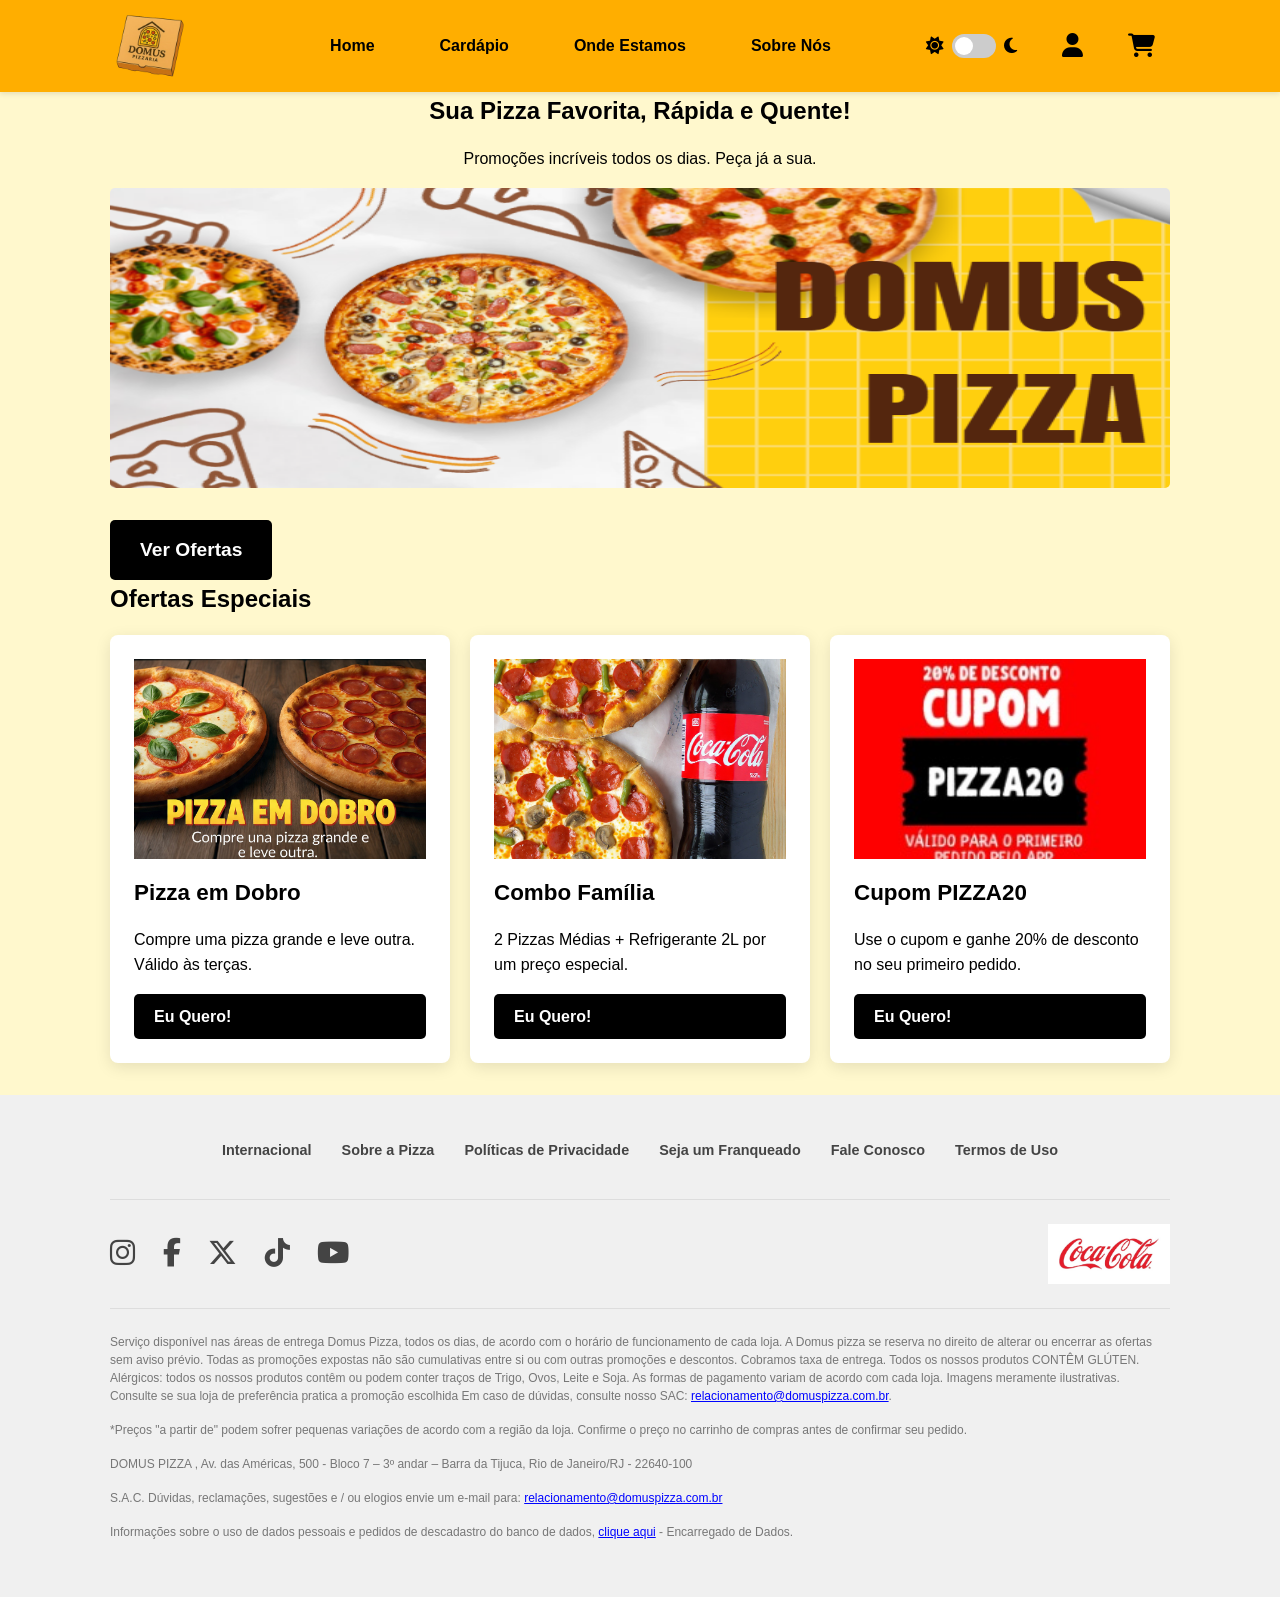
<file: index.html>
<!DOCTYPE html>
<html lang="pt-BR">
<head>
    <meta charset="UTF-8">
    <meta name="viewport" content="width=device-width, initial-scale=1.0">
    <title>Domus pizza - A Melhor Pizza da Cidade</title> 
    <link rel="stylesheet" href="https://cdnjs.cloudflare.com/ajax/libs/font-awesome/6.5.2/css/all.min.css">
    <link rel="stylesheet" href="css/style.css">
    <link rel="stylesheet" href="css/home.css">
    <link rel="stylesheet" href="css/animação.css">
      

</head>
<body>

    <header>
        <nav class="navbar">
           <div class="container">
    <a href="index.html" class="logo-link">
    <img src="img/logofechada.png" alt="Domus Pizza Logo Fechada" class="logo-fechada">
    <img src="img/logoaberta.png" alt="" class="logo-aberta">
    </a>
                <ul class="nav-links">
                    <li><a href="index.html"> Home </a></li>
                    <li><a href="cardapio.html"> Cardápio </a></li>
                    <li><a href="onde.html"> Onde Estamos </a></li>
                    <li><a href="sobre.html"> Sobre Nós </a></li>
                </ul>
                <div class="right-icons">
                <div class="theme-switch-container">
            <i class="fas fa-sun sun-icon"></i>
            <label class="theme-switch">
                <input type="checkbox" id="theme-toggle">
                <span class="slider round"></span>
            </label>
            <i class="fas fa-moon moon-icon"></i>
                </div>
                 </div>
             <div class="cta-area">
    
   <a href="cadastro.html"class="login-icon-link active"><i class="fa-solid fa-user"></i></a>
    
</div>
               <a href="carrinho.html" class="cart-icon-link active" aria-label="Ver meu carrinho">
                    <i class="fa-solid fa-cart-shopping"></i>
                </a>
            </div>
        </nav>
    </header>

    <main>
        <section class="promotions">
            <div class="container">
                <center> <h1>Sua Pizza Favorita, Rápida e Quente!</h1> </center>
              <center>  <p>Promoções incríveis todos os dias. Peça já a sua.</p> </center>
                <img src="img/principal.png" alt="Banner de promoção de pizza" class="hero-image">
                <a href="cardapio.html" class="cta-button-large">Ver Ofertas</a>
            </div>
        </section>

        <section class="promotions">
            <div class="container">
                <h2>Ofertas Especiais</h2>
                <div class="grid-container">
                    <div class="card">
                        <img src="img/pizzadobro.jpeg" alt="Promoção 2x1">
                        <h3>Pizza em Dobro</h3>
                        <p>Compre uma pizza grande e leve outra. Válido às terças.</p>
                        <a href="cardapio.html" class="cta-button">Eu Quero!</a>
                    </div>
                    <div class="card">
                        <img src="img/familia.jpeg" alt="Combo Família">
                        <h3>Combo Família</h3>
                        <p>2 Pizzas Médias + Refrigerante 2L por um preço especial.</p>
                        <a href="cardapio.html" class="cta-button">Eu Quero!</a>
                    </div>
                    <div class="card">
                        <img src="img/cupom.jpg"Cupom de Desconto">
                        <h3>Cupom PIZZA20</h3>
                        <p>Use o cupom e ganhe 20% de desconto no seu primeiro pedido.</p>
                        <a href="cardapio.html" class="cta-button">Eu Quero!</a>
                    </div>
                </div>
            </div>
        </section>
    </main>
        <footer class="site-footer">
        <div class="container">
            <nav class="footer-top-links">
                <ul>
                    <li><a href="#">Internacional</a></li>
                    <li><a href="#">Sobre a Pizza</a></li>
                    <li><a href="#">Políticas de Privacidade</a></li>
                    <li><a href="#">Seja um Franqueado</a></li>
                    <li><a href="#">Fale Conosco</a></li>
                    <li><a href="#">Termos de Uso</a></li>
                </ul>
            </nav>

            <div class="footer-social-brand">
                <div class="social-icons">
                    <a href="#" aria-label="Instagram"><i class="fab fa-instagram"></i></a>
                    <a href="#" aria-label="Facebook"><i class="fab fa-facebook-f"></i></a>
                    <a href="#" aria-label="X (Twitter)"><i class="fab fa-x-twitter"></i></a>
                    <a href="#" aria-label="TikTok"><i class="fab fa-tiktok"></i></a>
                    <a href="#" aria-label="YouTube"><i class="fab fa-youtube"></i></a>
                </div>
                <div class="brand-logo">
                    <img src="img/logococa.jpg" alt="Coca-Cola - Finalize seu pedido com uma bebida!">
                </div>
            </div>

            <div class="footer-legal">
                <p>Serviço disponível nas áreas de entrega Domus Pizza, todos os dias, de acordo com o horário de funcionamento de cada loja. A Domus pizza se reserva no direito de alterar ou encerrar as ofertas sem aviso prévio. Todas as promoções expostas não são cumulativas entre si ou com outras promoções e descontos. Cobramos taxa de entrega. Todos os nossos produtos CONTÊM GLÚTEN. Alérgicos: todos os nossos produtos contêm ou podem conter traços de Trigo, Ovos, Leite e Soja. As formas de pagamento variam de acordo com cada loja. Imagens meramente ilustrativas. Consulte se sua loja de preferência pratica a promoção escolhida Em caso de dúvidas, consulte nosso SAC: <a href="mailto:relacionamento@domuspizza.com.br">relacionamento@domuspizza.com.br</a>.</p>
                <p>*Preços "a partir de" podem sofrer pequenas variações de acordo com a região da loja. Confirme o preço no carrinho de compras antes de confirmar seu pedido.</p>
                <p>DOMUS PIZZA , Av. das Américas, 500 - Bloco 7 – 3º andar – Barra da Tijuca, Rio de Janeiro/RJ - 22640-100</p>
                <p>S.A.C. Dúvidas, reclamações, sugestões e / ou elogios envie um e-mail para: <a href="mailto:relacionamento@domuspizza.com.br">relacionamento@domuspizza.com.br</a></p>
                <p>Informações sobre o uso de dados pessoais e pedidos de descadastro do banco de dados, <a href="#">clique aqui</a> - Encarregado de Dados.</p>
            </div>
          </div>
    </footer>
    <div id="exit-intent-overlay" class="exit-popup-overlay">
    <div class="exit-popup-content">
        <button class="close-popup" id="close-exit-popup" aria-label="Fechar Popup">&times;</button>
        
        <h2>ESPERE! NÃO VÁ AINDA!</h2>
        <p>Vimos que você está de saída... que tal uma pizza hoje?</p>
        <p>Use este cupom e ganhe <strong>30% DE DESCONTO</strong> no seu pedido!</p>
        
        <div class="coupon-code">
            PIZZA30
        </div>
        
        <a href="cardapio.html" class="cta-button-large">Eu Quero Meus 30%</a>
    </div>
</div>
    <script src="JS/script.js"></script>
</body>
</html>
</file>
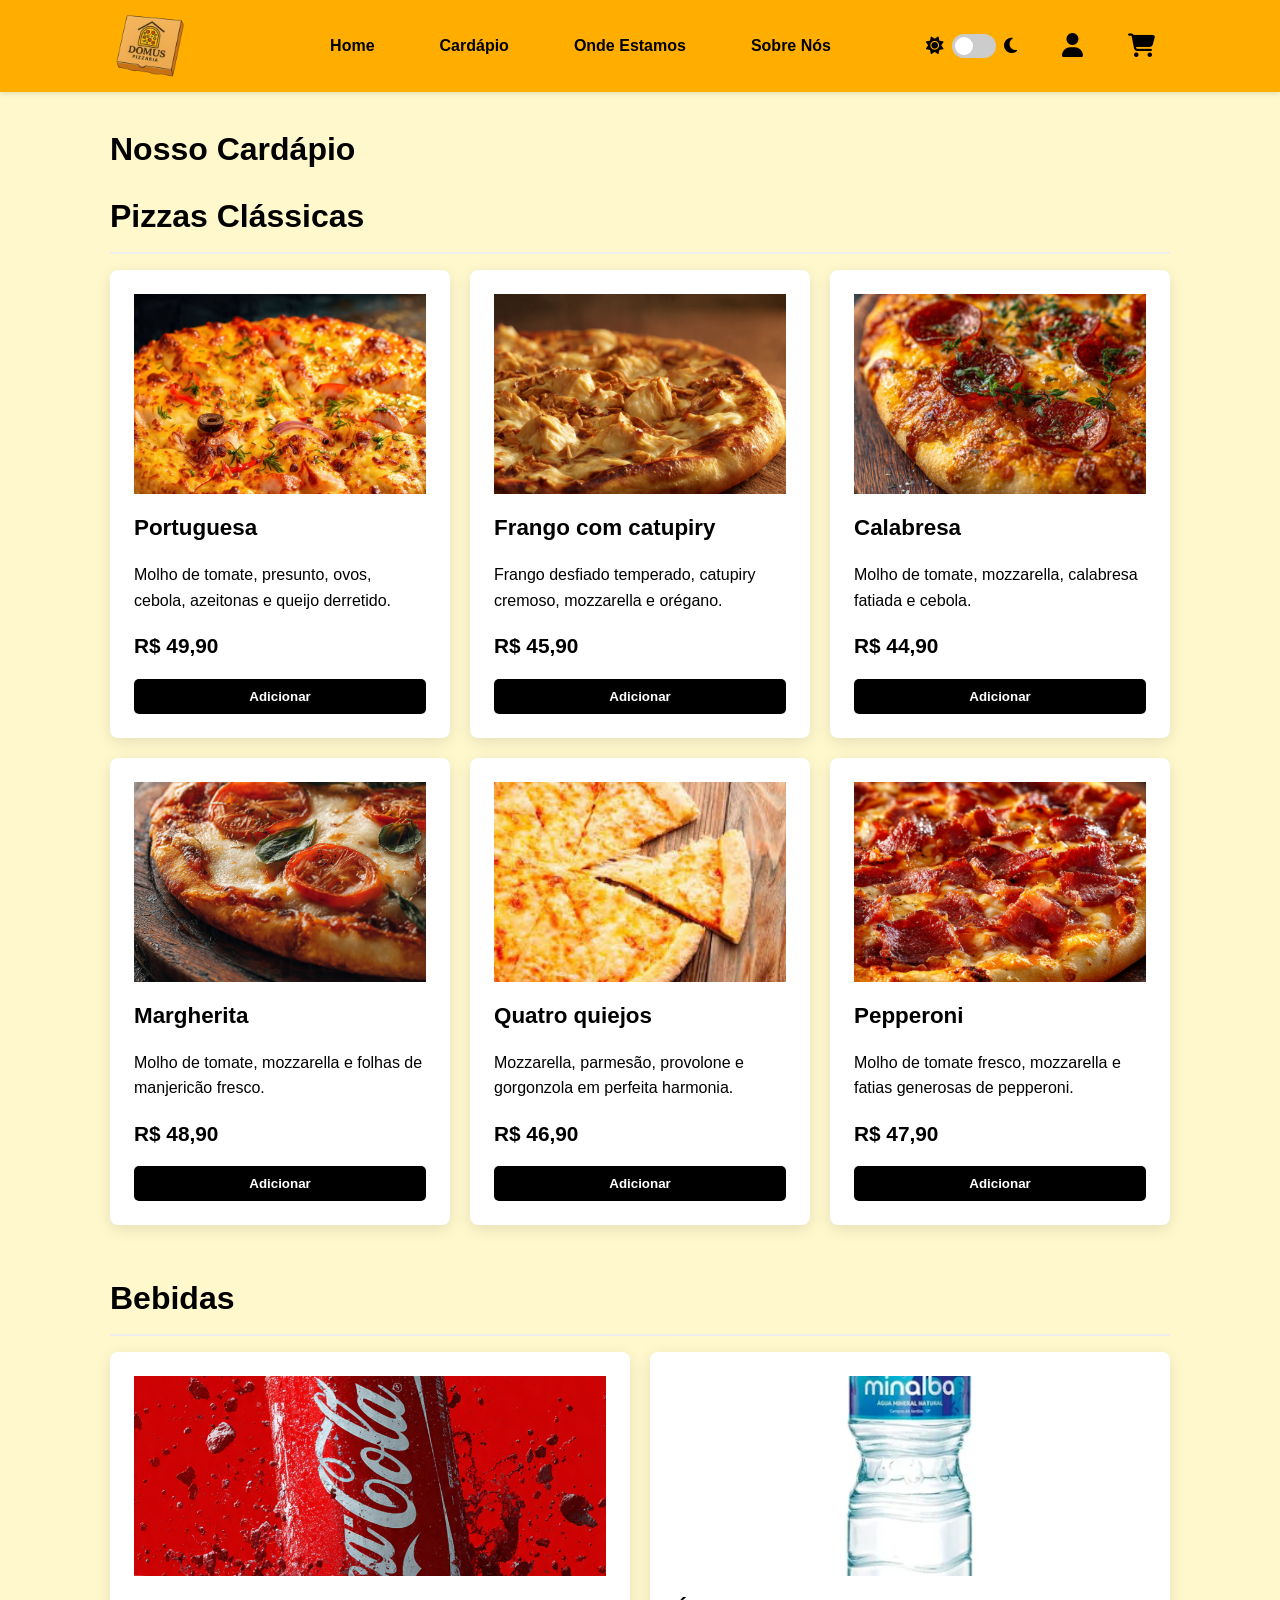
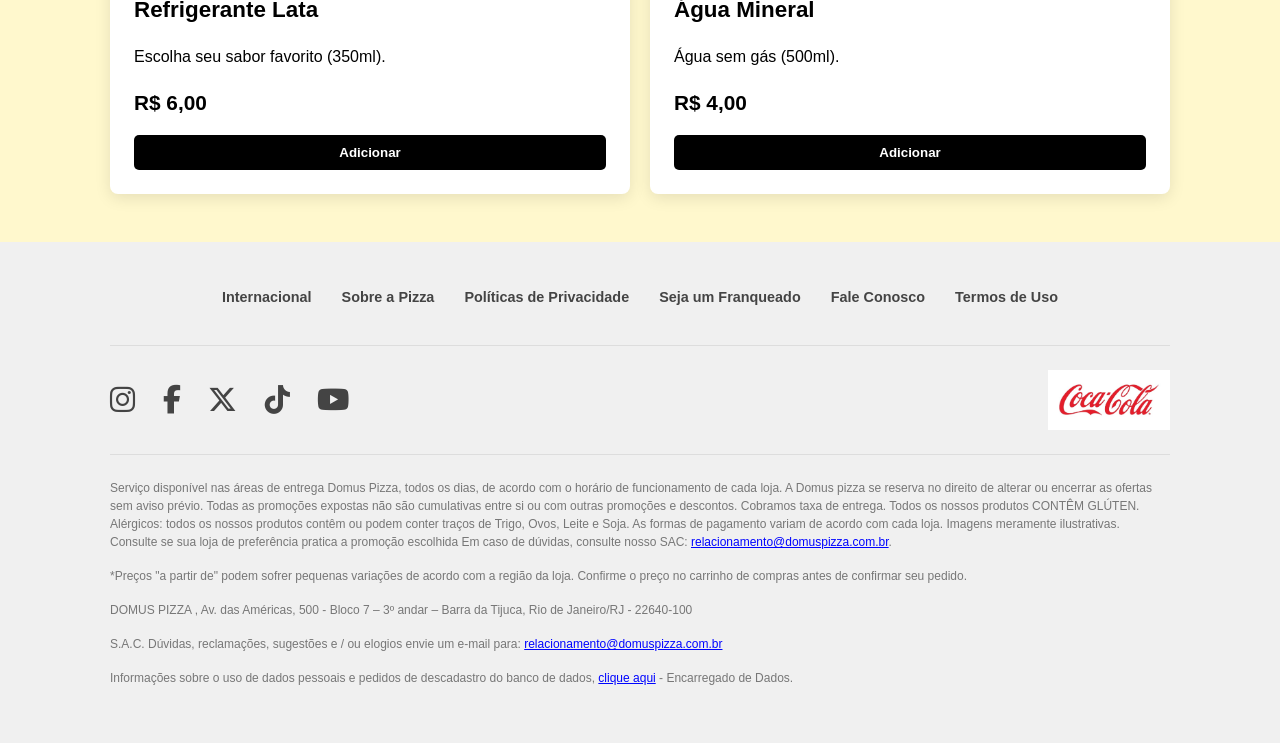
<file: cardapio.html>
<!DOCTYPE html>
<html lang="pt-BR">
<head>
    <meta charset="UTF-8">
    <meta name="viewport" content="width=device-width, initial-scale=1.0">
    <title>Cardápio - Domus pizza</title>
    <link rel="stylesheet" href="https://cdnjs.cloudflare.com/ajax/libs/font-awesome/6.5.2/css/all.min.css">
    <link rel="stylesheet" href="css/style.css">
    <link rel="stylesheet" href="css/cardapio.css">
    <link rel="stylesheet" href="css/animação.css">
</head>
<body>

    <header>
        <nav class="navbar">
            <div class="container">
   <a href="index.html" class="logo-link">
    <img src="img/logofechada.png" alt="Domus Pizza Logo Fechada" class="logo-fechada">
    <img src="img/logoaberta.png" alt="" class="logo-aberta">
    </a>
                <ul class="nav-links">
                    <li><a href="index.html"> Home </a></li>
                    <li><a href="cardapio.html"> Cardápio </a></li>
                    <li><a href="onde.html" > Onde Estamos </a></li>
                    <li><a href="sobre.html"> Sobre Nós </a></li>
                 
                </ul>
                 <div class="right-icons">
                <div class="theme-switch-container">
            <i class="fas fa-sun sun-icon"></i>
            <label class="theme-switch">
                <input type="checkbox" id="theme-toggle">
                <span class="slider round"></span>
            </label>
            <i class="fas fa-moon moon-icon"></i>
                </div>
                 </div>
                   <a href="cadastro.html"class="login-icon-link active"><i class="fa-solid fa-user"></i></a>
                
                <a href="carrinho.html" class="cart-icon-link active" aria-label="Ver meu carrinho">
                    <i class="fa-solid fa-cart-shopping"></i>
                </a>
            </div>
        </nav>
    </header>

    <main class="menu-page">
        <div class="container">
            <h1>Nosso Cardápio</h1>

            <section class="menu-category">
                <h2>Pizzas Clássicas</h2>
                <div class="grid-container">
                    <div class="card menu-item">
                        <img src="img/portuguesa.jpg" alt="Pizza de Portuguesa">
                        <h3>Portuguesa</h3>
                        <p>Molho de tomate, presunto, ovos, cebola, azeitonas e queijo derretido.</p>
                        <span class="price">R$ 49,90</span>
                        <button class="cta-button add-to-cart">Adicionar</button>
                    </div>
                    <div class="card menu-item">
                        <img src="img/frango.jpg" alt="Pizza de Frango com Catupiry">
                        <h3>Frango com catupiry</h3>
                        <p>Frango desfiado temperado, catupiry cremoso, mozzarella e orégano.</p>
                        <span class="price">R$ 45,90</span>
                        <button class="cta-button add-to-cart">Adicionar</button>
                    </div>
                    <div class="card menu-item">
                        <img src="img/calabresa.jpg" alt="Pizza de Calabresa">
                        <h3>Calabresa</h3>
                        <p>Molho de tomate, mozzarella, calabresa fatiada e cebola.</p>
                        <span class="price">R$ 44,90</span>
                        <button class="cta-button add-to-cart">Adicionar</button>
                    </div>
                     <div class="card menu-item">
                        <img src="img/margherita.jpg" alt="Pizza de Marghuerita">
                        <h3>Margherita</h3>
                        <p>Molho de tomate, mozzarella e folhas de manjericão fresco.</p>
                        <span class="price">R$ 48,90</span>
                        <button class="cta-button add-to-cart">Adicionar</button>
                    </div>
                     <div class="card menu-item">
                        <img src="img/queijo.jpg" alt="Pizza de Queijo">
                        <h3>Quatro quiejos</h3>
                        <p>Mozzarella, parmesão, provolone e gorgonzola em perfeita harmonia.</p>
                        <span class="price">R$ 46,90</span>
                        <button class="cta-button add-to-cart">Adicionar</button>
                    </div>
                     <div class="card menu-item">
                        <img src="img/pepperoni.jpg" alt="Pizza de Pepperoni">
                        <h3>Pepperoni</h3>
                        <p>Molho de tomate fresco, mozzarella e fatias generosas de pepperoni.</p>
                        <span class="price">R$ 47,90</span>
                        <button class="cta-button add-to-cart">Adicionar</button>
                    </div>
                </div>
            </section>

            <section class="menu-category">
                <h2>Bebidas</h2>
                <div class="grid-container">
                    <div class="card menu-item">
                        <img src="img/cocalata.jpeg" alt="Refrigerante Lata">
                        <h3>Refrigerante Lata</h3>
                        <p>Escolha seu sabor favorito (350ml).</p>
                        <span class="price">R$ 6,00</span>
                        <button class="cta-button add-to-cart">Adicionar</button>
                    </div>
                    <div class="card menu-item">
                        <img src="img/agua.webp" alt="Água Mineral">
                        <h3>Água Mineral</h3>
                        <p>Água sem gás (500ml).</p>
                        <span class="price">R$ 4,00</span>
                        <button class="cta-button add-to-cart">Adicionar</button>
                    </div>
                </div>
            </section>

        </div>
    </main>

          <footer class="site-footer">
        <div class="container">
            <nav class="footer-top-links">
                <ul>
                    <li><a href="#">Internacional</a></li>
                    <li><a href="#">Sobre a Pizza</a></li>
                    <li><a href="#">Políticas de Privacidade</a></li>
                    <li><a href="#">Seja um Franqueado</a></li>
                    <li><a href="#">Fale Conosco</a></li>
                    <li><a href="#">Termos de Uso</a></li>
                </ul>
            </nav>

            <div class="footer-social-brand">
                <div class="social-icons">
                    <a href="#" aria-label="Instagram"><i class="fab fa-instagram"></i></a>
                    <a href="#" aria-label="Facebook"><i class="fab fa-facebook-f"></i></a>
                    <a href="#" aria-label="X (Twitter)"><i class="fab fa-x-twitter"></i></a>
                    <a href="#" aria-label="TikTok"><i class="fab fa-tiktok"></i></a>
                    <a href="#" aria-label="YouTube"><i class="fab fa-youtube"></i></a>
                </div>
                <div class="brand-logo">
                    <img src="img/logococa.jpg" alt="Coca-Cola - Finalize seu pedido com uma bebida!">
                </div>
            </div>

            <div class="footer-legal">
                <p>Serviço disponível nas áreas de entrega Domus Pizza, todos os dias, de acordo com o horário de funcionamento de cada loja. A Domus pizza se reserva no direito de alterar ou encerrar as ofertas sem aviso prévio. Todas as promoções expostas não são cumulativas entre si ou com outras promoções e descontos. Cobramos taxa de entrega. Todos os nossos produtos CONTÊM GLÚTEN. Alérgicos: todos os nossos produtos contêm ou podem conter traços de Trigo, Ovos, Leite e Soja. As formas de pagamento variam de acordo com cada loja. Imagens meramente ilustrativas. Consulte se sua loja de preferência pratica a promoção escolhida Em caso de dúvidas, consulte nosso SAC: <a href="mailto:relacionamento@domuspizza.com.br">relacionamento@domuspizza.com.br</a>.</p>
                <p>*Preços "a partir de" podem sofrer pequenas variações de acordo com a região da loja. Confirme o preço no carrinho de compras antes de confirmar seu pedido.</p>
                <p>DOMUS PIZZA , Av. das Américas, 500 - Bloco 7 – 3º andar – Barra da Tijuca, Rio de Janeiro/RJ - 22640-100</p>
                <p>S.A.C. Dúvidas, reclamações, sugestões e / ou elogios envie um e-mail para: <a href="mailto:relacionamento@domuspizza.com.br">relacionamento@domuspizza.com.br</a></p>
                <p>Informações sobre o uso de dados pessoais e pedidos de descadastro do banco de dados, <a href="#">clique aqui</a> - Encarregado de Dados.</p>
            </div>
          </div>
    </footer>
    <script src="JS/script.js"></script>
</body>
</html>
</file>
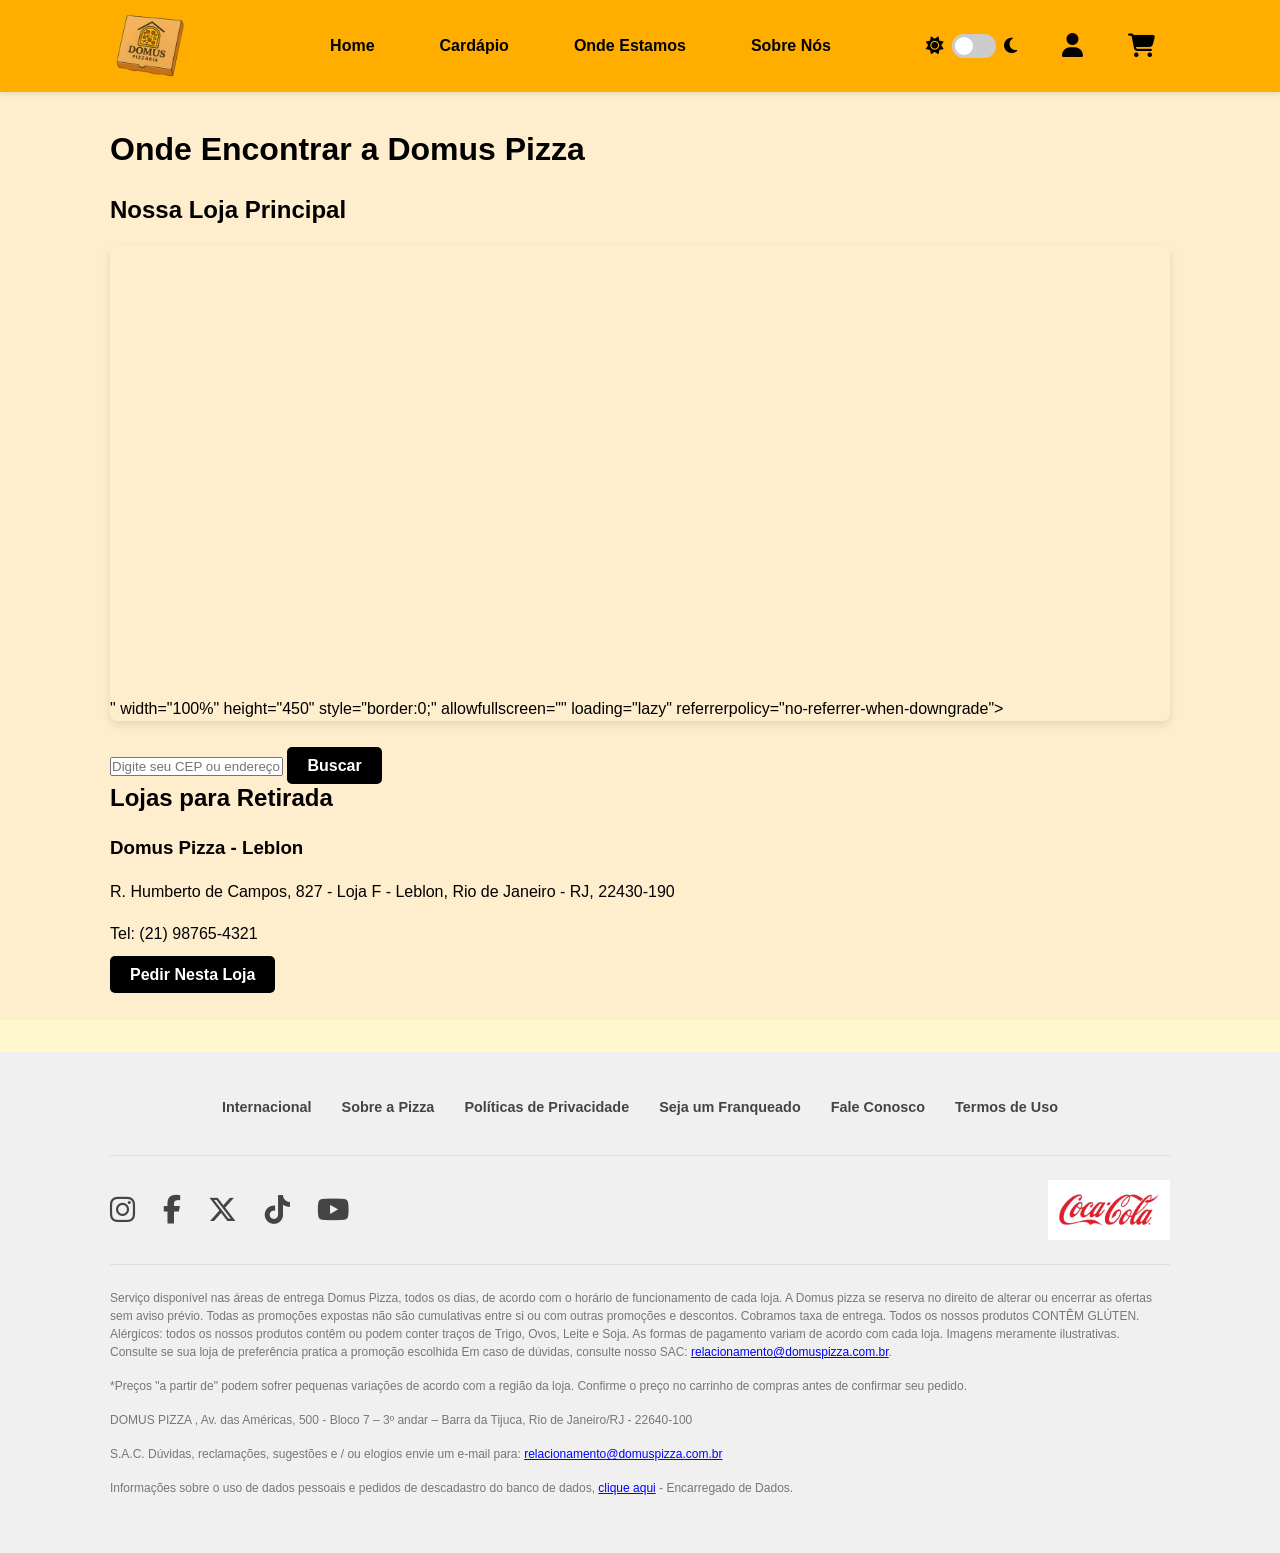
<file: onde.html>
<!DOCTYPE html>
<html lang="pt-BR">
<head>
    <meta charset="UTF-8">
    <meta name="viewport" content="width=device-width, initial-scale=1.0">
    <title>Nossa Loja - Domus pizza</title>
    <link rel="stylesheet" href="https://cdnjs.cloudflare.com/ajax/libs/font-awesome/6.5.2/css/all.min.css">
    <link rel="stylesheet" href="css/style.css">
    <link rel="stylesheet" href="css/onde.css">
     <link rel="stylesheet" href="css/animação.css">
</head>
<body>

    <header>
        <nav class="navbar">
            <div class="container">
   <a href="index.html" class="logo-link">
    <img src="img/logofechada.png" alt="Domus Pizza Logo Fechada" class="logo-fechada">
    <img src="img/logoaberta.png" alt="" class="logo-aberta">
    </a>
                <ul class="nav-links">
                    <li><a href="index.html"> Home </a></li>
                    <li><a href="cardapio.html"> Cardápio </a></li>
                    <li><a href="onde.html" > Onde Estamos </a></li>
                    <li><a href="sobre.html"> Sobre Nós </a></li>
                </ul>
                  <div class="right-icons">
                <div class="theme-switch-container">
            <i class="fas fa-sun sun-icon"></i>
            <label class="theme-switch">
                <input type="checkbox" id="theme-toggle">
                <span class="slider round"></span>
            </label>
            <i class="fas fa-moon moon-icon"></i>
                </div>
                 </div>
                   <a href="cadastro.html"class="login-icon-link active"><i class="fa-solid fa-user"></i></a>
                
               <a href="carrinho.html" class="cart-icon-link active" aria-label="Ver meu carrinho">
                    <i class="fa-solid fa-cart-shopping"></i>
                </a>
                </a>
            </div>
        </nav>
    </header>

    <main class="content-page">
        <div class="container">
            <h1>Onde Encontrar a Domus Pizza</h1>

            <section class="location-map">
                <h2>Nossa Loja Principal</h2>

                <div class="map-embed-wrapper">
                    <iframe 
                        src="https://www.google.com/maps/embed?pb=!1m18!1m12!1m3!1d5194.560077738631!2d-43.22469907004007!3d-22.983031593024798!2m3!1f0!2f0!3f0!3m2!1i1024!2i768!4f13.1!3m3!1m2!1s0x9bd5ec5a3d1ccf%3A0x7aa57e5cbed729d!2sSan!5e0!3m2!1spt-BR!2sbr!4v1761516873106!5m2!1spt-BR!2sbr" width="600" height="450" style="border:0;" allowfullscreen="" loading="lazy" referrerpolicy="no-referrer-when-downgrade"></iframe>" 
                        width="100%" 
                        height="450" 
                        style="border:0;" 
                        allowfullscreen="" 
                        loading="lazy" 
                        referrerpolicy="no-referrer-when-downgrade">
                    </https:>
                </div>
            </section>
            <div class="location-search">
                <input type="text" placeholder="Digite seu CEP ou endereço para delivery">
                <a href="#" class="cta-button">Buscar</a>
            </div>

            <section class="store-list">
                <h2>Lojas para Retirada</h2>
                <div class="store-item">
                    <h3>Domus Pizza - Leblon</h3>
                    <p>R. Humberto de Campos, 827 - Loja F - Leblon, Rio de Janeiro - RJ, 22430-190</p>
                    <p>Tel: (21) 98765-4321</p>
                    <a href="#" class="cta-button">Pedir Nesta Loja</a>
                </div>
                </section>

        </div>
    </main>
        <footer class="site-footer">
        <div class="container">
            <nav class="footer-top-links">
                <ul>
                    <li><a href="#">Internacional</a></li>
                    <li><a href="#">Sobre a Pizza</a></li>
                    <li><a href="#">Políticas de Privacidade</a></li>
                    <li><a href="#">Seja um Franqueado</a></li>
                    <li><a href="#">Fale Conosco</a></li>
                    <li><a href="#">Termos de Uso</a></li>
                </ul>
            </nav>

            <div class="footer-social-brand">
                <div class="social-icons">
                    <a href="#" aria-label="Instagram"><i class="fab fa-instagram"></i></a>
                    <a href="#" aria-label="Facebook"><i class="fab fa-facebook-f"></i></a>
                    <a href="#" aria-label="X (Twitter)"><i class="fab fa-x-twitter"></i></a>
                    <a href="#" aria-label="TikTok"><i class="fab fa-tiktok"></i></a>
                    <a href="#" aria-label="YouTube"><i class="fab fa-youtube"></i></a>
                </div>
                <div class="brand-logo">
                    <img src="img/logococa.jpg" alt="Coca-Cola - Finalize seu pedido com uma bebida!">
                </div>
            </div>

            <div class="footer-legal">
                <p>Serviço disponível nas áreas de entrega Domus Pizza, todos os dias, de acordo com o horário de funcionamento de cada loja. A Domus pizza se reserva no direito de alterar ou encerrar as ofertas sem aviso prévio. Todas as promoções expostas não são cumulativas entre si ou com outras promoções e descontos. Cobramos taxa de entrega. Todos os nossos produtos CONTÊM GLÚTEN. Alérgicos: todos os nossos produtos contêm ou podem conter traços de Trigo, Ovos, Leite e Soja. As formas de pagamento variam de acordo com cada loja. Imagens meramente ilustrativas. Consulte se sua loja de preferência pratica a promoção escolhida Em caso de dúvidas, consulte nosso SAC: <a href="mailto:relacionamento@domuspizza.com.br">relacionamento@domuspizza.com.br</a>.</p>
                <p>*Preços "a partir de" podem sofrer pequenas variações de acordo com a região da loja. Confirme o preço no carrinho de compras antes de confirmar seu pedido.</p>
                <p>DOMUS PIZZA , Av. das Américas, 500 - Bloco 7 – 3º andar – Barra da Tijuca, Rio de Janeiro/RJ - 22640-100</p>
                <p>S.A.C. Dúvidas, reclamações, sugestões e / ou elogios envie um e-mail para: <a href="mailto:relacionamento@domuspizza.com.br">relacionamento@domuspizza.com.br</a></p>
                <p>Informações sobre o uso de dados pessoais e pedidos de descadastro do banco de dados, <a href="#">clique aqui</a> - Encarregado de Dados.</p>
            </div>
          </div>
    </footer>
    <script src="JS/script.js"></script>
</body>
</html>
</file>
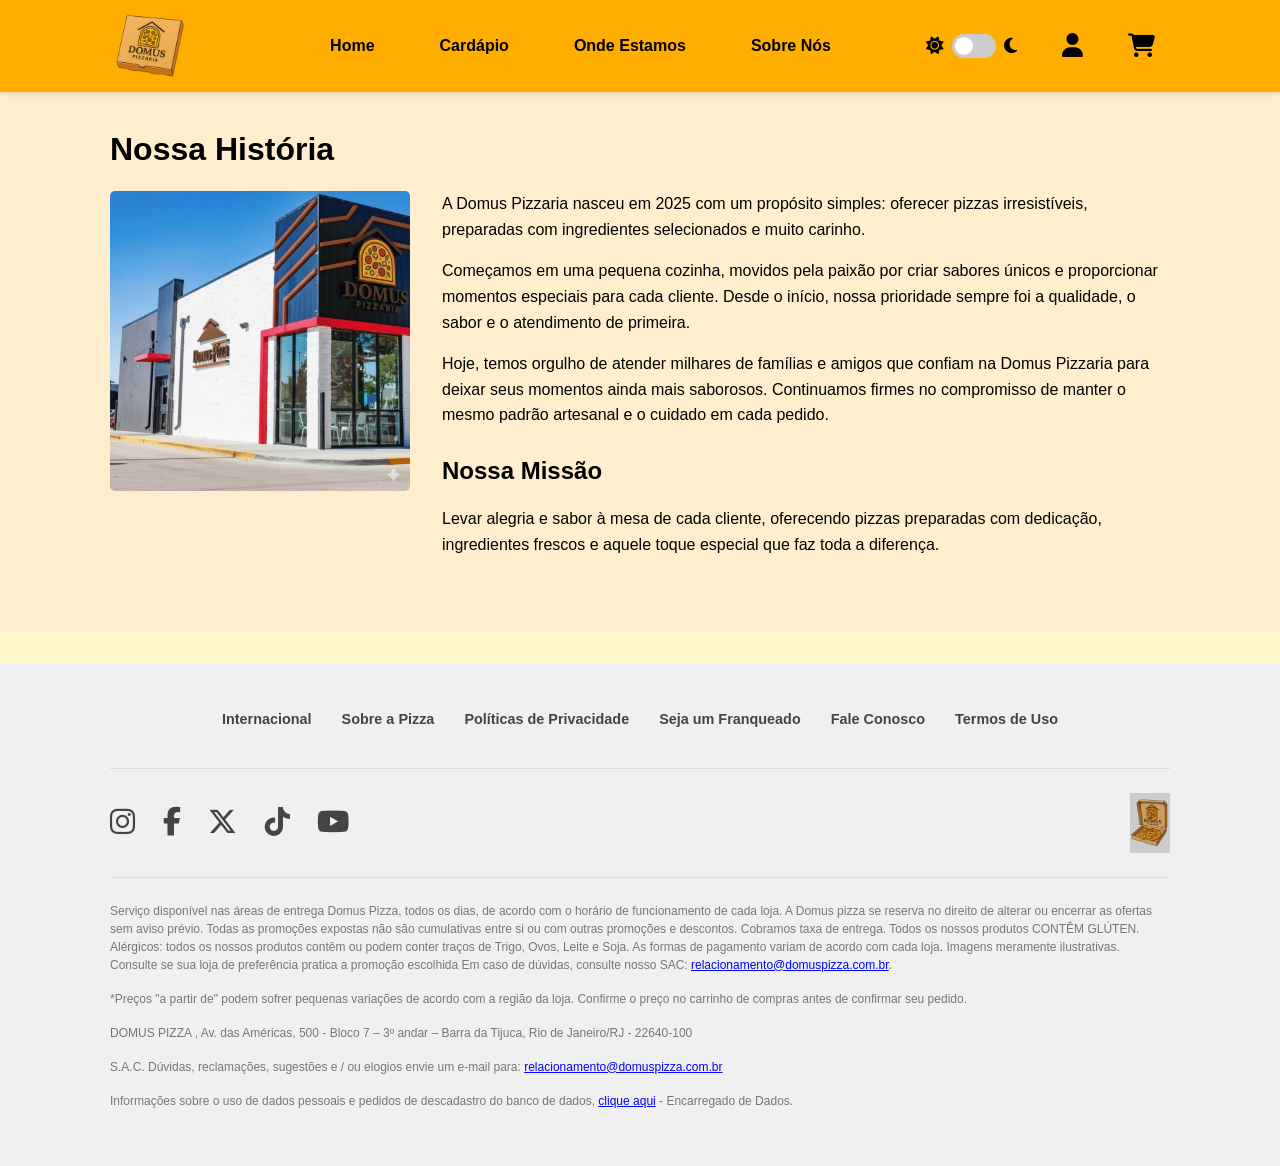
<file: sobre.html>
<!DOCTYPE html>
<html lang="pt-BR">
<head>
    <meta charset="UTF-8">
    <meta name="viewport" content="width=device-width, initial-scale=1.0">
    <title>Sobre nós - Domus pizza</title>
    <link rel="stylesheet" href="https://cdnjs.cloudflare.com/ajax/libs/font-awesome/6.5.2/css/all.min.css">
    <link rel="stylesheet" href="css/style.css">
    <link rel="stylesheet" href="css/sobre.css">
     <link rel="stylesheet" href="css/animação.css">
</head>
<body>

    <header>
        <nav class="navbar">
           <div class="container">
   <a href="index.html" class="logo-link">
    <img src="img/logofechada.png" alt="Domus Pizza Logo Fechada" class="logo-fechada">
    <img src="img/logoaberta.png" alt="" class="logo-aberta">
    </a>
                <ul class="nav-links">
                    <li><a href="index.html"> Home </a></li>
                    <li><a href="cardapio.html"> Cardápio </a></li>
                    <li><a href="onde.html" > Onde Estamos </a></li>
                    <li><a href="sobre.html"> Sobre Nós </a></li>
                </ul>
                  <div class="right-icons">
                <div class="theme-switch-container">
            <i class="fas fa-sun sun-icon"></i>
            <label class="theme-switch">
                <input type="checkbox" id="theme-toggle">
                <span class="slider round"></span>
            </label>
            <i class="fas fa-moon moon-icon"></i>
                </div>
                 </div>
                   <a href="cadastro.html"class="login-icon-link active"><i class="fa-solid fa-user"></i></a>
                
               <a href="carrinho.html" class="cart-icon-link active" aria-label="Ver meu carrinho">
                    <i class="fa-solid fa-cart-shopping"></i>
                </a>
                </a>
            </div>
        </nav>
    </header>

    <main class="content-page">
        <div class="container">
            <h1>Nossa História</h1>
            
            <div class="about-content">
                <img src="img/onde.png" alt="Loja Domus Pizzaria" class="about-image">
                <div class="about-text">
                    <p>A Domus Pizzaria nasceu em 2025 com um propósito simples: oferecer pizzas irresistíveis, preparadas com ingredientes selecionados e muito carinho.

<p>Começamos em uma pequena cozinha, movidos pela paixão por criar sabores únicos e proporcionar momentos especiais para cada cliente. Desde o início, nossa prioridade sempre foi a qualidade, o sabor e o atendimento de primeira.</p> <p>Hoje, temos orgulho de atender milhares de famílias e amigos que confiam na Domus Pizzaria para deixar seus momentos ainda mais saborosos. Continuamos firmes no compromisso de manter o mesmo padrão artesanal e o cuidado em cada pedido.</p> <h2>Nossa Missão</h2> <p>Levar alegria e sabor à mesa de cada cliente, oferecendo pizzas preparadas com dedicação, ingredientes frescos e aquele toque especial que faz toda a diferença.</p>
                </div>
            </div>

        </div>
    </main>

        <footer class="site-footer">
        <div class="container">
            <nav class="footer-top-links">
                <ul>
                    <li><a href="#">Internacional</a></li>
                    <li><a href="#">Sobre a Pizza</a></li>
                    <li><a href="#">Políticas de Privacidade</a></li>
                    <li><a href="#">Seja um Franqueado</a></li>
                    <li><a href="#">Fale Conosco</a></li>
                    <li><a href="#">Termos de Uso</a></li>
                </ul>
            </nav>

            <div class="footer-social-brand">
                <div class="social-icons">
                    <a href="#" aria-label="Instagram"><i class="fab fa-instagram"></i></a>
                    <a href="#" aria-label="Facebook"><i class="fab fa-facebook-f"></i></a>
                    <a href="#" aria-label="X (Twitter)"><i class="fab fa-x-twitter"></i></a>
                    <a href="#" aria-label="TikTok"><i class="fab fa-tiktok"></i></a>
                    <a href="#" aria-label="YouTube"><i class="fab fa-youtube"></i></a>
                </div>
                <div class="brand-logo">
                    <img src="img/logoaberta.png" alt="Coca-Cola - Finalize seu pedido com uma bebida!">
                </div>
            </div>

            <div class="footer-legal">
                <p>Serviço disponível nas áreas de entrega Domus Pizza, todos os dias, de acordo com o horário de funcionamento de cada loja. A Domus pizza se reserva no direito de alterar ou encerrar as ofertas sem aviso prévio. Todas as promoções expostas não são cumulativas entre si ou com outras promoções e descontos. Cobramos taxa de entrega. Todos os nossos produtos CONTÊM GLÚTEN. Alérgicos: todos os nossos produtos contêm ou podem conter traços de Trigo, Ovos, Leite e Soja. As formas de pagamento variam de acordo com cada loja. Imagens meramente ilustrativas. Consulte se sua loja de preferência pratica a promoção escolhida Em caso de dúvidas, consulte nosso SAC: <a href="mailto:relacionamento@domuspizza.com.br">relacionamento@domuspizza.com.br</a>.</p>
                <p>*Preços "a partir de" podem sofrer pequenas variações de acordo com a região da loja. Confirme o preço no carrinho de compras antes de confirmar seu pedido.</p>
                <p>DOMUS PIZZA , Av. das Américas, 500 - Bloco 7 – 3º andar – Barra da Tijuca, Rio de Janeiro/RJ - 22640-100</p>
                <p>S.A.C. Dúvidas, reclamações, sugestões e / ou elogios envie um e-mail para: <a href="mailto:relacionamento@domuspizza.com.br">relacionamento@domuspizza.com.br</a></p>
                <p>Informações sobre o uso de dados pessoais e pedidos de descadastro do banco de dados, <a href="#">clique aqui</a> - Encarregado de Dados.</p>
            </div>
          </div>
    </footer>
    <script src="JS/script.js"></script>
</body>
</html>
</file>
<file: css/style.css>
/* ========================================================================= */
/* 1. VARIÁVEIS DE CORES E RESET GLOBAL */
/* ========================================================================= */
:root {
    
    
}

* {
    box-sizing: border-box;
    margin: 0;
    padding: 0;
}

body {
    font-family: Arial, Helvetica, sans-serif;
    line-height: 1.6;
    background-color: rgb(255, 248, 205);
    color: rgb(0, 0, 0);
    overflow-y: scroll;
}

.container {
    max-width: 1100px;
    margin: 0 auto;
    padding: 0 20px;
}

h1, h2, h3 {
    margin-bottom: 1rem;
}

p {
    margin-bottom: 1rem;
}

a {
    text-decoration: none;
    color: rgb(0, 0, 0);
}

/* ========================================================================= */
/* 2. LAYOUT: CABEÇALHO, NAVEGAÇÃO E BOTÕES (CTA) */
/* ========================================================================= */

.navbar {
    background-color:#ffae00 ;
    padding: 1rem 0;
    box-shadow: 0 2px 5px rgba(0,0,0,0.1);
    position: sticky;
    top: 0;
    z-index: 100;
    
}

.navbar .container {
    display: flex;
    justify-content: space-between;
    align-items: center; /* Mantém este alinhamento central */
    min-height: 5px;

   }

  
/* Novo CSS para a IMAGEM da logo */
.logo-fechada {
    /* O CSS que você forneceu: limita o tamanho da imagem da logo */
    max-height: 70px;
    width: auto;
    display: block; /* Para garantir melhor controle sobre o elemento */
}

/* Garante que o link em volta da imagem também se ajuste ao alinhamento */
.logo-link {
    display: flex;
    align-items: center;
}

.nav-links {
    display: flex;
    margin: 0 auto;
    gap: 20px;
    list-style: none; 
 
}

.nav-links li {
    margin-left: 45px;
}

.nav-links a {
    font-weight: bold;
    padding-bottom: 5px;
    transition: all 0.1s ease;
}

.nav-links a:hover {
    color: rgb(255, 255, 255);
    border-bottom: 3px solid rgb(255, 255, 255);
}

.nav-links a.active {
    color: rgb(255, 255, 255);
    border-bottom: 3px solid rgb(255, 255, 255);
}

.login-icon-link {
    font-size: 1.5rem;
    margin-left: 45px
}


 .login-icon-link:hover {
    font-weight: bold;
    padding-bottom: 5px;
    color: rgb(255, 255, 255);    
}


.cart-icon-link {
    color: rgb(0, 0, 0);
    font-size: 1.5rem;
    margin: 0 15px;
    transition: color 0.3s ease;
    margin-left: 45px
}

.cart-icon-link:hover {
    color: rgb(255, 255, 255);
}

/* Botão de "Call to Action" (Chamada para Ação) */
.cta-carrinho{
    background-color:  #ffae00;
    color: rgb(0, 0, 0);
    padding: 10px 20px;
    border: none;
    border-radius: 5px;
    font-weight: bold;
    cursor: pointer;
    transition: background-color 0.3s ease;
}


.cta-button {
    background-color: #000000;
    color: rgb(255, 255, 255);
    padding: 10px 20px;
    border: none;
    border-radius: 5px;
    font-weight: bold;
    cursor: pointer;
    transition: background-color 0.3s ease;
}

.cta-button:hover {
    background-color: #ffae00; /* Cor de hover do botão */
}

.cta-button-large {
    background-color: rgb(0, 0, 0);
    color: rgb(255, 255, 255);
    padding: 15px 30px;
    border-radius: 5px;
    font-size: 1.2rem;
    font-weight: bold;
    display: inline-block;
    transition: background-color 0.3s ease;
}

.cta-button-large:hover {
    background-color: #000000;
}

/* ---- LAYOUT DE GRID E CARDS GERAIS ---- */
.grid-container {
    display: grid;
    grid-template-columns: repeat(auto-fit, minmax(300px, 1fr));
    gap: 20px;
   
}


.card {
    background: rgb(255, 255, 255);
    border-radius: 8px;
    box-shadow: 0 4px 16px rgba(0,0,0,0.1);
    overflow: hidden;
    display: flex;
    flex-direction: column;
    padding: 1.5rem;
    object-fit: cover;
}


.card img {
    
    object-fit: cover; /* ESSENCIAL: Mantém a proporção e preenche o espaço */
    display: block; /* Garante que a imagem se comporte como um bloco */
    width: 100%;
    height: 200px;
    background-color: #a5a5a5;
    margin-bottom: 1rem;
    object-fit: cover;
    
}

.card h3 {
    color: rgb(0, 0, 0);
    font-size: 1.4rem;
    object-fit: cover
}

.card p {
    flex-grow: 1;
    margin-bottom: 1rem;
    object-fit: cover
}

/* ---- PÁGINAS GENÉRICAS DE CONTEÚDO (usada em 'Onde' e 'Sobre Nós') ---- */
.content-page {
    background: rgb(255, 238, 205);
    padding: 2rem 0;
    min-height: 60vh;
}

/* ========================================================================= */
/* 3. RODAPÉ (FOOTER) */
/* ========================================================================= */

.site-footer {
    background-color: #f0f0f0;
    color: #666;
    padding: 2.5rem 0;
    margin-top: 2rem;
    font-size: 0.8rem;
    line-height: 1.5;
}

.footer-top-links {
    margin-bottom: 2rem;
}

.footer-top-links ul {
    display: flex;
    justify-content: center;
    align-items: center;
    flex-wrap: wrap;
    list-style: none;
}

.footer-top-links li {
    margin: 5px 15px;
}

.footer-top-links a {
    color: #444;
    text-decoration: none;
    font-weight: bold;
    font-size: 0.9rem;
}

.footer-top-links a:hover {
    text-decoration: underline;
}

.footer-social-brand {
    display: flex;
    justify-content: space-between;
    align-items: center;
    flex-wrap: wrap;
    gap: 1.5rem;
    padding: 1.5rem 0;
    margin-bottom: 1.5rem;
    border-top: 1px solid #ddd;
    border-bottom: 1px solid #ddd;
}

.social-icons a {
    color: #444;
    font-size: 1.8rem;
    margin-right: 1.5rem;
    transition: color 0.3s ease;
}

.social-icons a:hover {
    color: rgb(245, 5, 5);
}

.brand-logo img {
    height: 60px;
    width: auto;
    background-color: #ccc;
    display: block;
}

.footer-legal {
    text-align: left;
    font-size: 0.75rem;
    color: #777;
}

.footer-legal p {
    margin-bottom: 1rem;
}

.footer-legal a {
    color: rgb(0, 4, 255);
    text-decoration: underline;
}

.footer-legal a:hover {
    color: coral;
}

/* ========================================================================= */
/* --- 5. DARK MODE (ESTILOS) --- */
/* ========================================================================= */

/* --- A. Estilo do Interruptor --- */
.theme-switch-container {
    display: flex;
    align-items: center;
    margin-right: 15px; /* Espaço antes do carrinho */
}

.theme-switch-container .sun-icon,
.theme-switch-container .moon-icon {
    font-size: 1.1rem;
    color: var(--dark-color); /* Usa a cor escura padrão */
    transition: color 0.3s ease;
}

.theme-switch {
    position: relative;
    display: inline-block;
    width: 44px; /* Tamanho do interruptor */
    height: 24px; /* Altura */
    margin: 0 8px; /* Espaço entre os ícones */
}

.theme-switch input {
    opacity: 0;
    width: 0;
    height: 0;
}

.slider {
    position: absolute;
    cursor: pointer;
    top: 0;
    left: 0;
    right: 0;
    bottom: 0;
    background-color: #ccc;
    transition: .4s;
    border-radius: 34px;
}

.slider:before {
    position: absolute;
    content: "";
    height: 18px; /* Tamanho da bola */
    width: 18px;
    left: 3px;
    bottom: 3px;
    background-color: white;
    transition: .4s;
    border-radius: 50%;
}

input:checked + .slider {
    background-color: rgb(117, 117, 117); /* Cor quando ativo (preto) */
}

input:checked + .slider:before {
    transform: translateX(20px); /* Move a bola */
}

/* --- B. Estilos do Dark Mode --- */

/* Quando o body tiver a classe 'dark-mode', estas regras serão aplicadas */

/* 1. Fundo principal e cor do texto */

body.dark-mode {
    background-color: #121212; /* Fundo preto/cinza escuro */
    color: #f0f0f0; /* Texto claro */
}

/* 2. Navbar */
body.dark-mode .navbar {
    background-color: #1f1f1f; /* Cor escura para a navbar */
    box-shadow: 0 2px 5px rgba(255,255,255,0.05); /* Sombra clara */
}

/* 3. Cards e Páginas de Conteúdo */
body.dark-mode .card,
body.dark-mode .content-page,
body.dark-mode .cart-items,
body.dark-mode .cart-summary {
    background-color: #2b2b2b; /* Fundo escuro para cards */
}

/* 4. Textos (Títulos, links, parágrafos) */
body.dark-mode h1,
body.dark-mode h2,
body.dark-mode h3,
body.dark-mode a {
    color: #ffffff; /* Títulos e links brancos */
}

/* 5. Links do menu */
body.dark-mode .nav-links a {
    color: #ffffff; /* Texto do menu branco */
}

/* 6. Linha ativa do menu (para manter o preto/primário) */
body.dark-mode .nav-links a:hover,
body.dark-mode .nav-links a.active {
    color: #ffae00; /* Cor amarela do seu tema para destaque */
    border-bottom: 3px solid #ffae00;
}

/* 7. Ícones (carrinho, sol/lua) */
body.dark-mode .cart-icon-link,
body.dark-mode .sun-icon,
body.dark-mode .moon-icon {
    color: #f0f0f0;
}

/* 8. Rodapé (Footer) */
body.dark-mode .site-footer {
    background-color: #1e1e1e;
    color: #aaa; /* Cor de texto mais suave para o rodapé */
}
body.dark-mode .footer-top-links a,
body.dark-mode .social-icons a {
    color: #f0f0f0; /* Links do rodapé brancos */
}
body.dark-mode .footer-legal {
    color: #888;
}

.right-icons {
    display: flex; /* Transforma o grupo em um container flexível */
    align-items: center; /* Alinha o switch e o carrinho verticalmente */
    gap: 15px; /* Adiciona espaço entre o switch e o carrinho */
}

/* Remova a margem lateral do theme-switch-container, pois o gap já resolve */
.theme-switch-container {
    /* Remova a linha 'margin-right: 15px;' se você a tiver! */
    margin-right: 0; 
}

/* ================================================= */
/* --- ESTILOS DO MENU SUSPENSO DE AUTENTICAÇÃO --- */
/* ================================================= */

.auth-dropdown-container {
    position: relative; /* Essencial para que o menu suspenso seja posicionado em relação a este contêiner */
}

.auth-dropdown-menu {
    position: absolute;
    /* Ajuste o posicionamento (exemplo: canto superior direito do contêiner pai) */
    top: 100%; /* Começa logo abaixo do ícone */
    right: 0; 
    
    /* Estilos Visuais */
    background-color: #fff; /* Fundo branco ou cor da sua escolha */
    box-shadow: 0 4px 12px rgba(0, 0, 0, 0.15);
    border-radius: 8px;
    min-width: 160px;
    z-index: 100; /* Garante que fique sobre outros elementos */
    padding: 10px 0;
    
    /* Configuração de Layout */
    display: flex;
    flex-direction: column;
    
    /* Transição para esconder/mostrar */
    opacity: 0;
    visibility: hidden;
    transform: translateY(-10px); /* Começa ligeiramente acima e desce */
    transition: opacity 0.3s ease, transform 0.3s ease, visibility 0.3s;
}

/* Estilo para os links dentro do menu */
.auth-dropdown-menu a {
    padding: 10px 20px;
    text-decoration: none;
    color: #333;
    font-size: 0.9rem;
    transition: background-color 0.2s;
}

.auth-dropdown-menu a:hover {
    background-color: #f0f0f0;
}

/* CLASSE USADA PELO JS PARA EXIBIR O MENU */
.auth-dropdown-menu.visible {
    opacity: 1;
    visibility: visible;
    transform: translateY(0);
}
</file>
<file: css/home.css>
/* Estilos específicos para a página HOME */

.hero {
    background-color: rgb(253, 155, 90);
    color: var(--white-color);
    padding: 3rem 0;
    text-align: center;
    object-fit: cover
}

.hero h1 {
    font-size: 2.8rem;
    margin-bottom: 0.5rem;
}

.hero p {
    font-size: 1.2rem;
    margin-bottom: 1.5rem;
}

.hero-image {
    width: 100%;
    height: 300px;
    background-color: #004a6e;
    border-radius: 5px;
    margin-bottom: 1.5rem;
}
</file>
<file: css/animação.css>
/* ========================================================================= */
/* --- CSS DE ANIMAÇÃO DA LOGO SIMPLIFICADO --- */
/* ========================================================================= */

.logo-link {
    display: flex; /* Para centralizar as imagens uma sobre a outra */
    align-items: center;
    justify-content: center;
    position: relative; /* Necessário para posicionar as imagens sobrepostas */
    width: 80px; /* Largura fixa para a área da logo */
    height: 60px; /* Altura fixa para a área da logo */
}

/* Imagem da logo FECHADA */
.logo-fechada {
    max-height: 110px;
    width: auto;
    position: absolute; /* Permite que fique sobreposta */
    top: 0;
    left: 0;
    right: 0;
    bottom: 0;
    margin: auto;
    opacity: 1; /* Visível por padrão */
    transition: opacity 0.3s ease; /* Transição suave */
}

/* Imagem da logo ABERTA */
.logo-aberta {
    max-height: 110px;
    width: auto;
    position: absolute; /* Permite que fique sobreposta */
    top: 0;
    left: 0;
    right: 0;
    bottom: 0;
    margin: auto;
    opacity: 0; /* Escondida por padrão */
    transition: opacity 0.3s ease; /* Transição suave */
}

/* Estado de Animação (Quando a classe 'is-animating' é adicionada ao .logo-link) */
.logo-link.is-animating .logo-fechada {
    opacity: 0; /* Esconde a caixa fechada */
}

.logo-link.is-animating .logo-aberta {
    opacity: 1; /* Mostra a caixa aberta */
}
/* ========================================================================= */
/* --- POPUP DE SAÍDA (CUPOM) --- */
/* ========================================================================= */

.exit-popup-overlay {
    position: fixed;
    top: 0;
    left: 0;
    width: 100%;
    height: 100%;
    background: rgba(0, 0, 0, 0.75); /* Fundo escuro transparente */
    z-index: 200; /* Garante que fique acima de tudo */
    display: flex;
    align-items: center;
    justify-content: center;
    
    /* Oculto por padrão */
    opacity: 0;
    visibility: hidden;
    transition: opacity 0.3s ease, visibility 0.3s ease;
}

/* Classe que o JavaScript vai adicionar para mostrar o popup */
.exit-popup-overlay.visible {
    opacity: 1;
    visibility: visible;
}

.exit-popup-content {
    background: var(--white-color, #fff); /* Usa variável ou branco */
    padding: 2.5rem;
    border-radius: 8px;
    text-align: center;
    max-width: 500px;
    width: 90%;
    position: relative;
    color: #333; /* Cor do texto padrão (Modo Claro) */
    
    /* Animação de entrada (zoom) */
    transform: scale(0.9);
    transition: transform 0.3s ease;
}
.exit-popup-overlay.visible .exit-popup-content {
    transform: scale(1);
}

.exit-popup-content h2 {
    color: var(--primary-color, #000);
    margin-top: 0;
    font-size: 1.8rem;
}

.exit-popup-content p {
    font-size: 1.1rem;
    margin-bottom: 0.5rem;
}

/* Botão de Fechar (X) */
.close-popup {
    position: absolute;
    top: 10px;
    right: 15px;
    font-size: 2.5rem;
    color: #aaa;
    background: none;
    border: none;
    cursor: pointer;
    line-height: 1;
}

.coupon-code {
    background: #f4f4f4;
    border: 2px dashed #ffae00; /* Usando o amarelo do seu tema */
    padding: 1rem;
    margin: 1.5rem 0;
    font-size: 1.5rem;
    font-weight: bold;
    color: #333;
}

/* --- Ajustes para o Dark Mode --- */
body.dark-mode .exit-popup-content {
    background: #2b2b2b; /* Cor do card no dark mode */
    color: #f0f0f0;
}
body.dark-mode .exit-popup-content h2,
body.dark-mode .exit-popup-content p {
    color: #ffffff;
}
body.dark-mode .coupon-code {
    background: #333;
    border-color: #ffae00;
    color: #f0f0f0;
}
body.dark-mode .close-popup {
    color: #888;
}
</file>
<file: css/cardapio.css>
/* Estilos específicos para a página CARDÁPIO */

.menu-page {
    padding-top: 2rem;
}

.menu-category {
    margin-bottom: 3rem;
}

.menu-category h2 {
    font-size: 2rem;
    color: var(--primary-color);
    border-bottom: 2px solid #eee;
    padding-bottom: 10px;
   
}
.card-menu-item{
     object-fit: cover;

}

.menu-item .price {
    font-size: 1.3rem;
    font-weight: bold;
    color: var(--dark-color);
    margin-bottom: 1rem;
   
    
}

.menu-item .add-to-cart {
    background-color: rgb(0, 0, 0); /* Botão azul no cardápio */
}

.menu-item .add-to-cart:hover {
    background-color: #ffae01;
}
</file>
<file: css/onde.css>
/* Estilo para a área do mapa na página Onde */
.location-map {
    margin-bottom: 2rem;
}

.location-map h2 {
    color: var(--primary-color);
}

/* Garante que o iframe seja responsivo e tenha uma aparência melhor */
.map-embed-wrapper {
    width: 100%;
    /* Adiciona uma sombra ou borda para destacar o mapa */
    box-shadow: 0 4px 10px rgba(0,0,0,0.1);
    border-radius: 8px;
    overflow: hidden; /* Garante que o iframe respeite o border-radius */
}

.map-embed-wrapper iframe {
    /* Ocupa toda a largura do wrapper, a altura é definida no HTML (450px) */
    width: 100%;
    display: block;
}
</file>
<file: css/sobre.css>
/* Estilos específicos para a página SOBRE NÓS */

.about-content {
    display: flex;
    gap: 2rem;
    align-items: flex-start;
}

.about-image {
    width: 300px;
    height: 300px;
    background:cornflowerblue;
    flex-shrink: 0;
    border-radius: 5px;
}

.about-text h2 {
    color: var(--primary-color);
    margin-top: 1.5rem;
}
</file>
